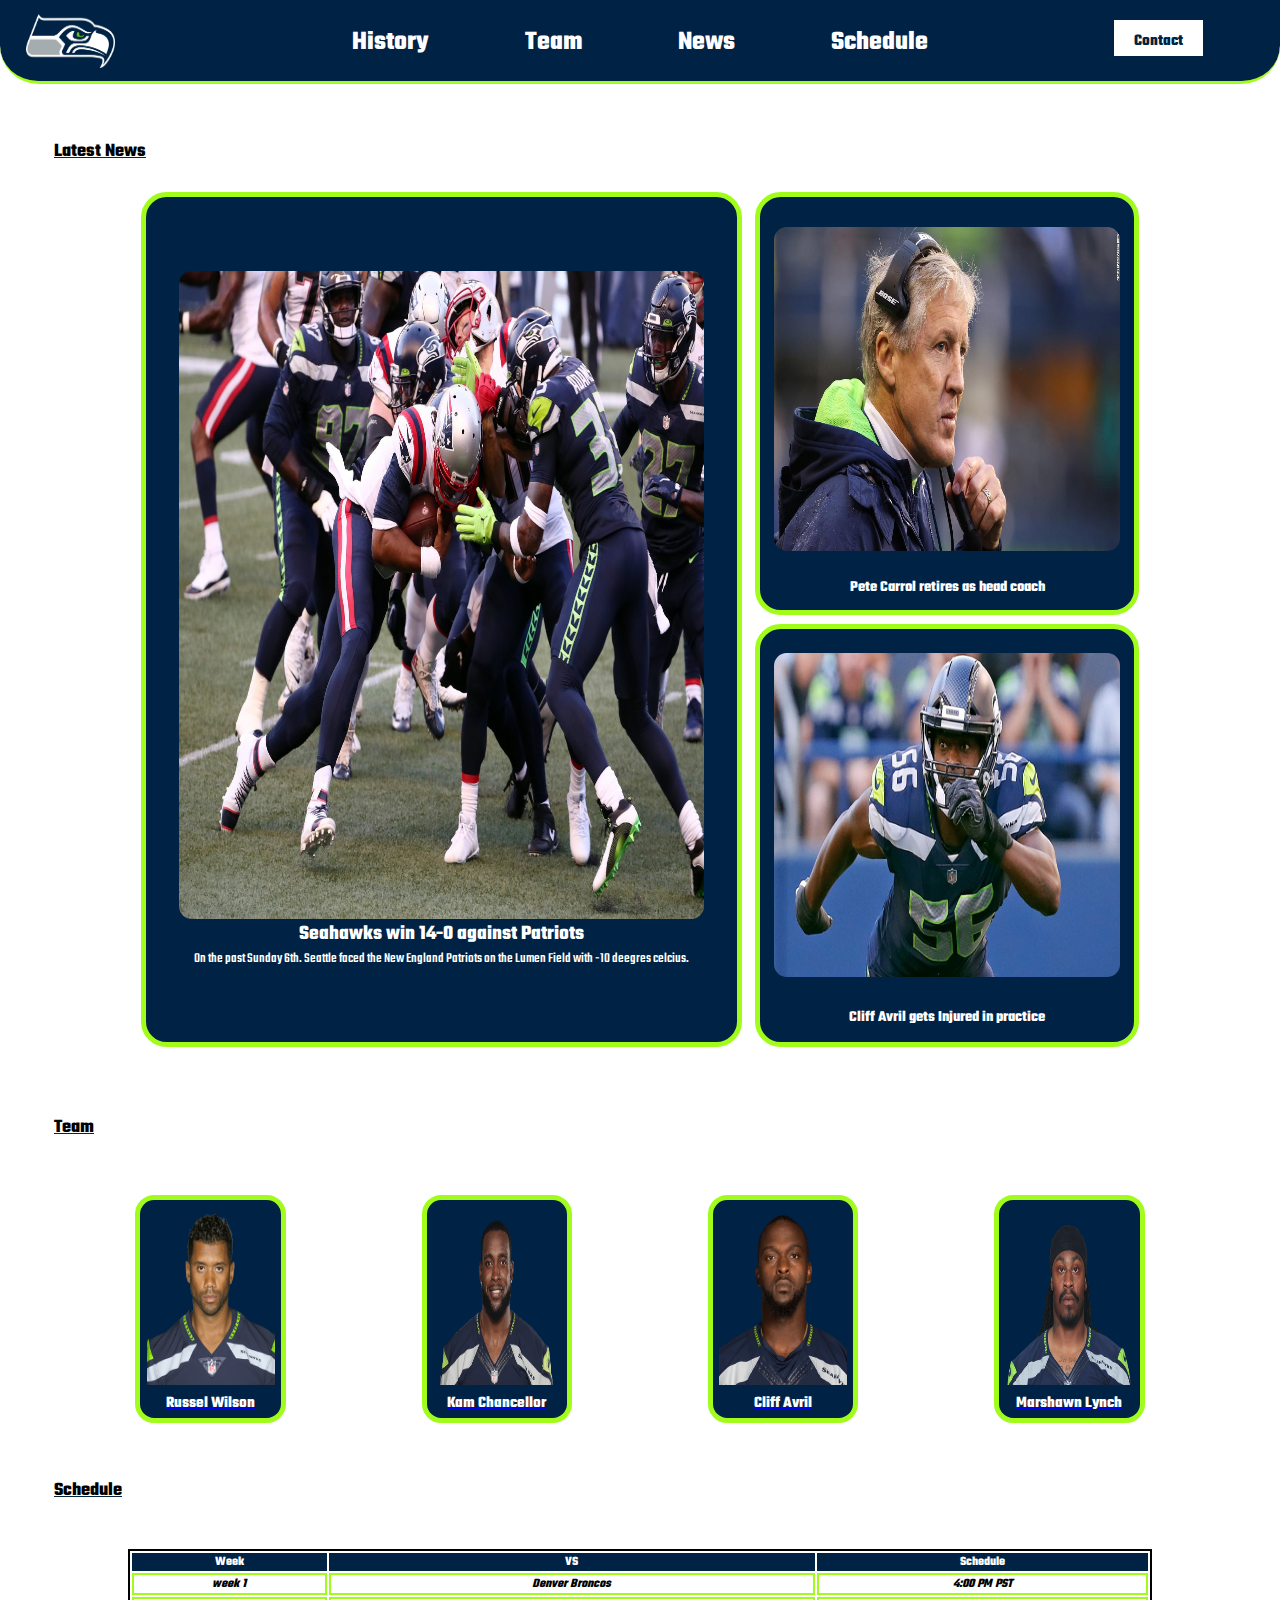
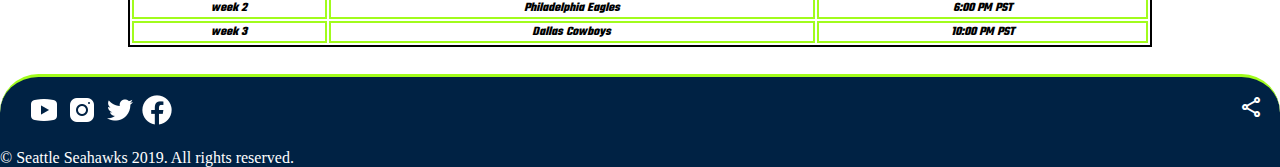
<file: index.html>
<!DOCTYPE html>
<html lang="en">

<head>
    <meta charset="UTF-8">
    <meta http-equiv="X-UA-Compatible" content="IE=edge">
    <meta name="viewport" content="width=device-width, initial-scale=1.0">
    <title>Seattle Seahawks</title>
    <link rel="icon" type="image/x-icon" href="./img/seahawks-icon.ico">
    <link rel="preconnect" href="https://fonts.googleapis.com">
    <link rel="preconnect" href="https://fonts.gstatic.com" crossorigin>
    <link href="https://fonts.googleapis.com/css2?family=Teko:wght@400;500;700&display=swap" rel="stylesheet">
    <link rel="stylesheet"
        href="https://fonts.googleapis.com/css2?family=Material+Symbols+Outlined:opsz,wght,FILL,GRAD@48,400,0,0" />
    <link rel="stylesheet" href="./assets/css/backbone.css" />
</head>

<body>
    <!--Tittle and Logo-->

    <Header id="new__header">

        <!--Title-->
        <div class="logo__new">
            <a href="./Index.html">
                <img src="./img/seattle-seahawks-logo.png">
            </a>
        </div>


        <!--Menu-->

        <nav id="new__navBar">

            <ul>
                <li>

                    <a class="LinkText__noColor__new" href="./pages/History.html">History</a>

                </li>
                <li>

                    <a class="LinkText__noColor__new" href="./pages/Team.html">Team</a>

                </li>
                <li>

                    <a class="LinkText__noColor__new" href="./pages/News.html">News</a>

                </li>
                <li>

                    <a class="LinkText__noColor__new" href="./pages/Schedule.html">Schedule</a>

                </li>
            </ul>

        </nav>

        <h3>
            <a class="contact__title__new" href="./pages/Contact.html">Contact</a>
        </h3>

    </Header>
    <!--Latest News Section-->

    <h2 class="title">Latest News</h2>

    <section id="grid__alignment">

        <article id="grid">

            <div class="articulo1">
                <img src="./img/SeahawksvPatriots.jpg" class="news__image__large">
                <p>
                    Seahawks win 14-0 against Patriots
                </p>

                <p class="articulo1__subtitle">
                    On the past Sunday 6th. Seattle faced the New England Patriots on the Lumen Field with -10 deegres
                    celcius.
                </p>

            </div>

            <div class="articulo2">
                <img src="./img/PeteCarrol.jpg" class="news__image__small">
                <p>
                    Pete Carrol retires as head coach
                </p>
            </div>

            <div class="articulo3">
                <img src="./img/team/CLIFFAVRILINJURED.jfif" class="news__image__small">
                <p>
                    Cliff Avril gets Injured in practice
                </p>
            </div>

        </article>

    </section>

    <!--Team Section-->

    <section>

        <h2 class="title">Team</h2>

        <article class="team__index">


            <a href="./pages/Teammate1.html">
                <img src="./img/rusel wilson.png" class="team__image">
                <p class="LinkText__noColor">Russel Wilson</p>
            </a>

            <a href="./pages/Teammate2.html">
                <img src="./img/kam.png" class="team__image">
                <p class="LinkText__noColor">Kam Chancellor</p>
            </a>

            <a href="./pages/Teammate3.html">
                <img src="./img/cliffavril3.webp" class="team__image">
                <p class="LinkText__noColor">Cliff Avril</p>
            </a>

            <a href="./pages/Teammate4.html">
                <img src="./img/beastmode.png" class="team__image">
                <p class="LinkText__noColor">Marshawn Lynch</p>
            </a>


        </article>

    </section>

    <!--Schedule Section-->

    <section>
        <h2 class="title">Schedule</h2>
        <div class="table__placement">
            <table class="table">
                <tr>
                    <th>Week</th>
                    <th>VS</th>
                    <th>Schedule</th>
                </tr>
                <tr>
                    <td>week 1</td>
                    <td>Denver Broncos</td>
                    <td>4:00 PM PST</td>
                </tr>
                <tr>
                    <td>week 2</td>
                    <td>Philadelphia Eagles</td>
                    <td>6:00 PM PST</td>
                </tr>
                <tr>
                    <td>week 3</td>
                    <td>Dallas Cowboys</td>
                    <td>10:00 PM PST</td>
                </tr>

            </table>
        </div>
    </section>

    <footer>

        <div id="new__footer">

            <section>

                <ul>
                    <li>
                        <a href="https://www.youtube.com/seahawks" target="_blank">
                            <img src="./img/icons8-youtube-play-30-WHITE.png" width="30px" height="30px">
                        </a>
                    </li>
                    <li>
                        <a href="https://www.instagram.com/seahawks/" target="_blank">
                            <img src="./img/icons8-instagram-30-WHITE.png" width="30px" height="30px">
                        </a>
                    </li>
                    <li>
                        <a href="https://twitter.com/Seahawks" target="_blank">
                            <img src="./img/icons8-twitter-30-WHITE.png" width="30px" height="30px">
                        </a>
                    </li>
                    <li>
                        <a href="https://www.facebook.com/Seahawks/" target="_blank">
                            <img src="./img/icons8-facebook-nuevo-30-WHITE.png" width="30px" height="30px">
                        </a>
                    </li>
                </ul>

            </section>

            <span class="material-symbols-outlined">
                share
            </span>

        </div>

        <div class="copyright__new">
            &#xa9; Seattle Seahawks 2019. All rights reserved.
        </div>

    </footer>

</body>

</html>
</file>
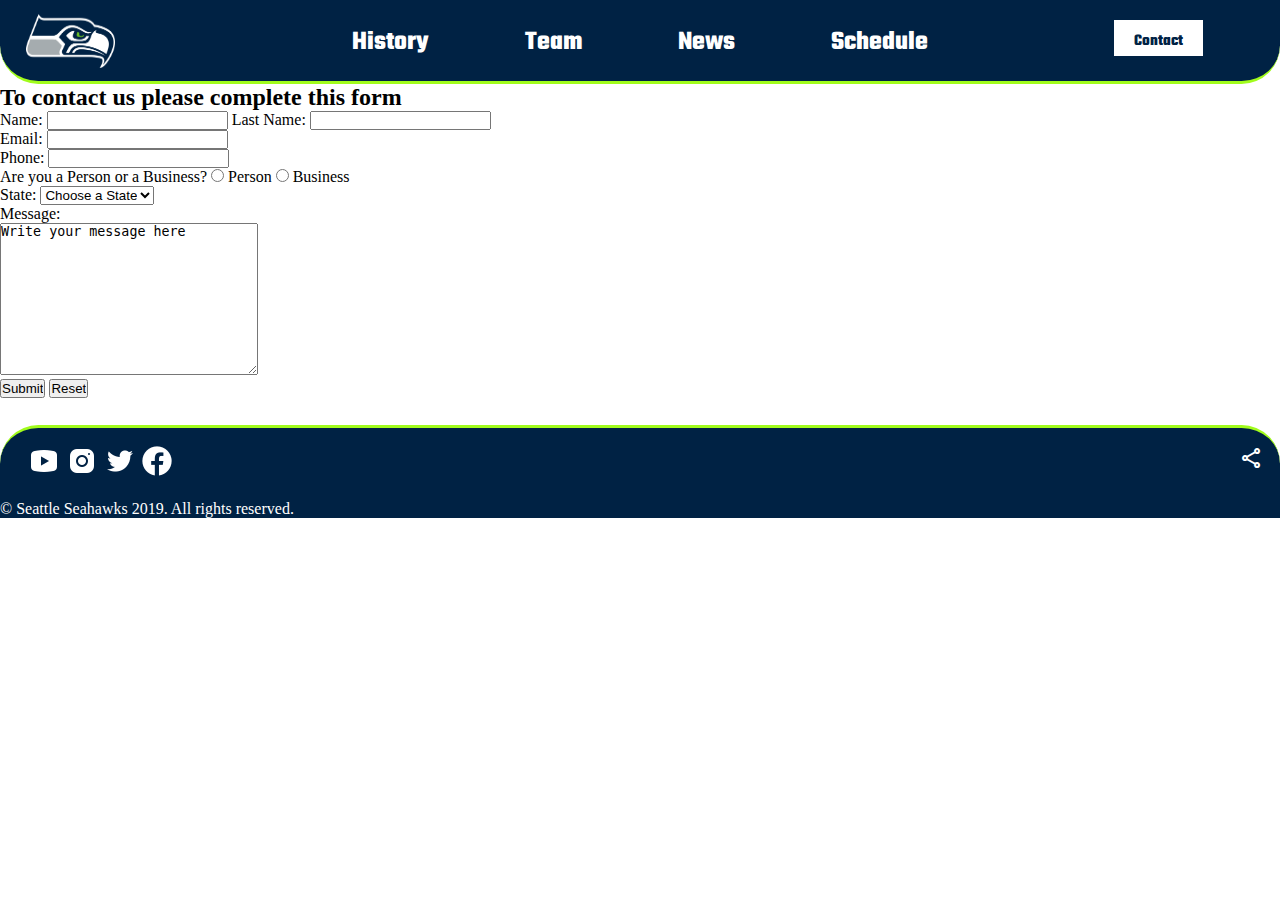
<file: pages/Contact.html>
<!DOCTYPE html>
<html lang="en">

<head>
    <meta charset="UTF-8">
    <meta http-equiv="X-UA-Compatible" content="IE=edge">
    <meta name="viewport" content="width=device-width, initial-scale=1.0">
    <title>Contact</title>
    <link rel="icon" type="image/x-icon" href="../img/seahawks-icon.ico">
    <link rel="preconnect" href="https://fonts.googleapis.com">
    <link rel="preconnect" href="https://fonts.gstatic.com" crossorigin>
    <link href="https://fonts.googleapis.com/css2?family=Teko:wght@400;500;700&display=swap" rel="stylesheet">
    <link rel="stylesheet"
        href="https://fonts.googleapis.com/css2?family=Material+Symbols+Outlined:opsz,wght,FILL,GRAD@48,400,0,0" />
    <link rel="stylesheet" href="../assets/css/backbone.css" />
</head>

<body>


    <Header id="new__header">

        <!--Title-->
        <div class="logo__new">
            <a href="../Index.html">
                <img src="../img/seattle-seahawks-logo.png">
            </a>
        </div>


        <!--Menu-->

        <nav id="new__navBar">

            <ul>
                <li>

                    <a class="LinkText__noColor__new" href="History.html">History</a>

                </li>
                <li>

                    <a class="LinkText__noColor__new" href="Team.html">Team</a>

                </li>
                <li>

                    <a class="LinkText__noColor__new" href="News.html">News</a>

                </li>
                <li>

                    <a class="LinkText__noColor__new" href="Schedule.html">Schedule</a>

                </li>
            </ul>

        </nav>

        <h3>
            <a class="contact__title__new" href="Contact.html">Contact</a>
        </h3>

    </Header>

    <span>
        <h2>To contact us please complete this form</h2>
    </span>
    <form>

        <div>
            <label>Name:</label>
            <input type="text">
            <label>Last Name:</label>
            <input type="text">
        </div>
        <div>
            <label>Email:</label>
            <input type="email">
        </div>
        <div>
            <label>Phone:</label>
            <input type="tel">
        </div>
        <div>
            <label>Are you a Person or a Business?</label>
            <input type="radio" id="Person" name="person_or_business" value="Person">
            <label for="Person">Person</label>
            <input type="radio" id="Business" name="person_or_business" value="Business">
            <label for="Business">Business</label>
        </div>
        <div>
            <label for="state">State:</label>
            <select id="states" name="state">
                <option value="Choose a State" selected>Choose a State</option>
                <option value="Washington">Washington</option>
                <option value="California">California</option>
                <option value="Texas">Texas</option>
                <option value="Arizona">Arizona</option>
            </select>
        </div>
        <span>
            <label>Message:</label>
        </span>
        <div>
            <textarea name="Message:" rows="10" cols="30">Write your message here</textarea>
        </div>
        <div>
            <input type="submit">
            <input type="reset">
        </div>

    </form>

    <footer>

        <div id="new__footer">

            <section>

                <ul>
                    <li>
                        <a href="https://www.youtube.com/seahawks" target="_blank">
                            <img src="../img/icons8-youtube-play-30-WHITE.png" width="30px" height="30px">
                        </a>
                    </li>
                    <li>
                        <a href="https://www.instagram.com/seahawks/" target="_blank">
                            <img src="../img/icons8-instagram-30-WHITE.png" width="30px" height="30px">
                        </a>
                    </li>
                    <li>
                        <a href="https://twitter.com/Seahawks" target="_blank">
                            <img src="../img/icons8-twitter-30-WHITE.png" width="30px" height="30px">
                        </a>
                    </li>
                    <li>
                        <a href="https://www.facebook.com/Seahawks/" target="_blank">
                            <img src="../img/icons8-facebook-nuevo-30-WHITE.png" width="30px" height="30px">
                        </a>
                    </li>
                </ul>

            </section>

            <span class="material-symbols-outlined">
                share
            </span>

        </div>

        <div class="copyright__new">
            &#xa9; Seattle Seahawks 2019. All rights reserved.
        </div>

    </footer>

</body>

</html>
</file>
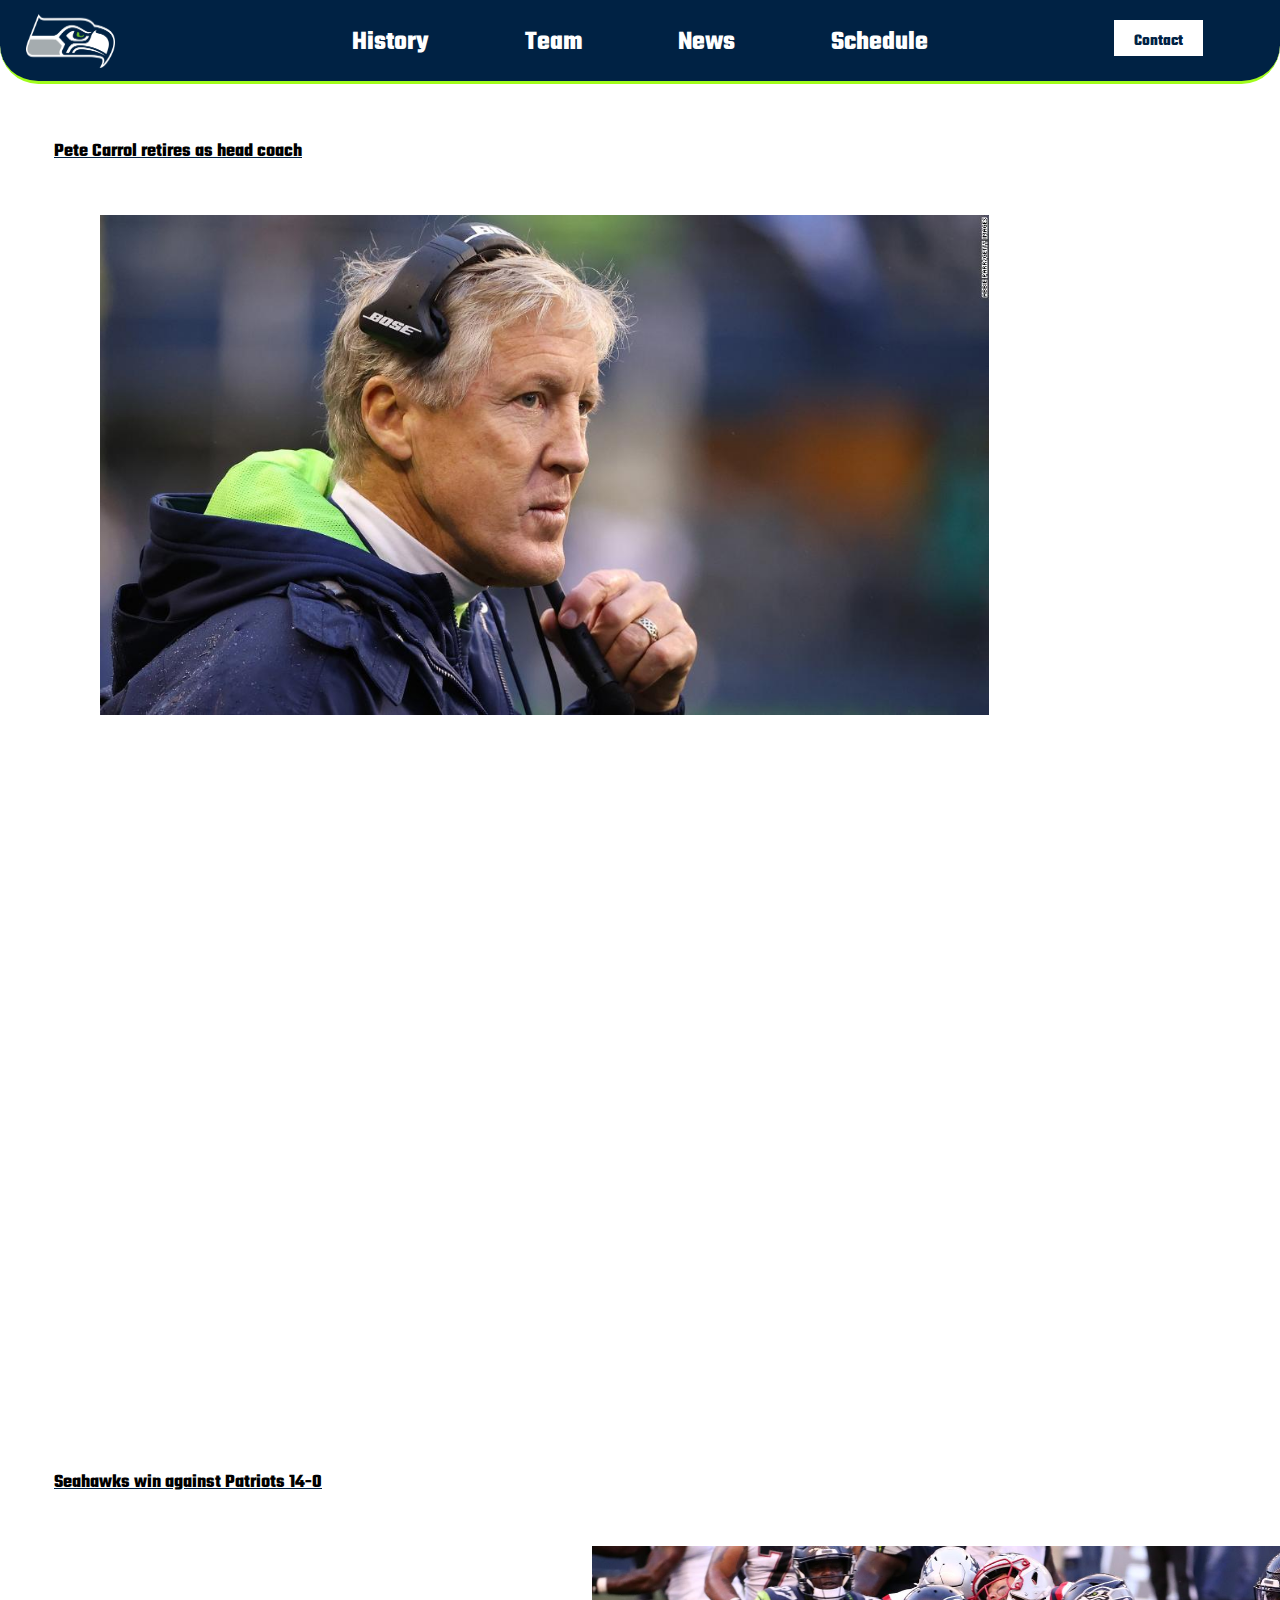
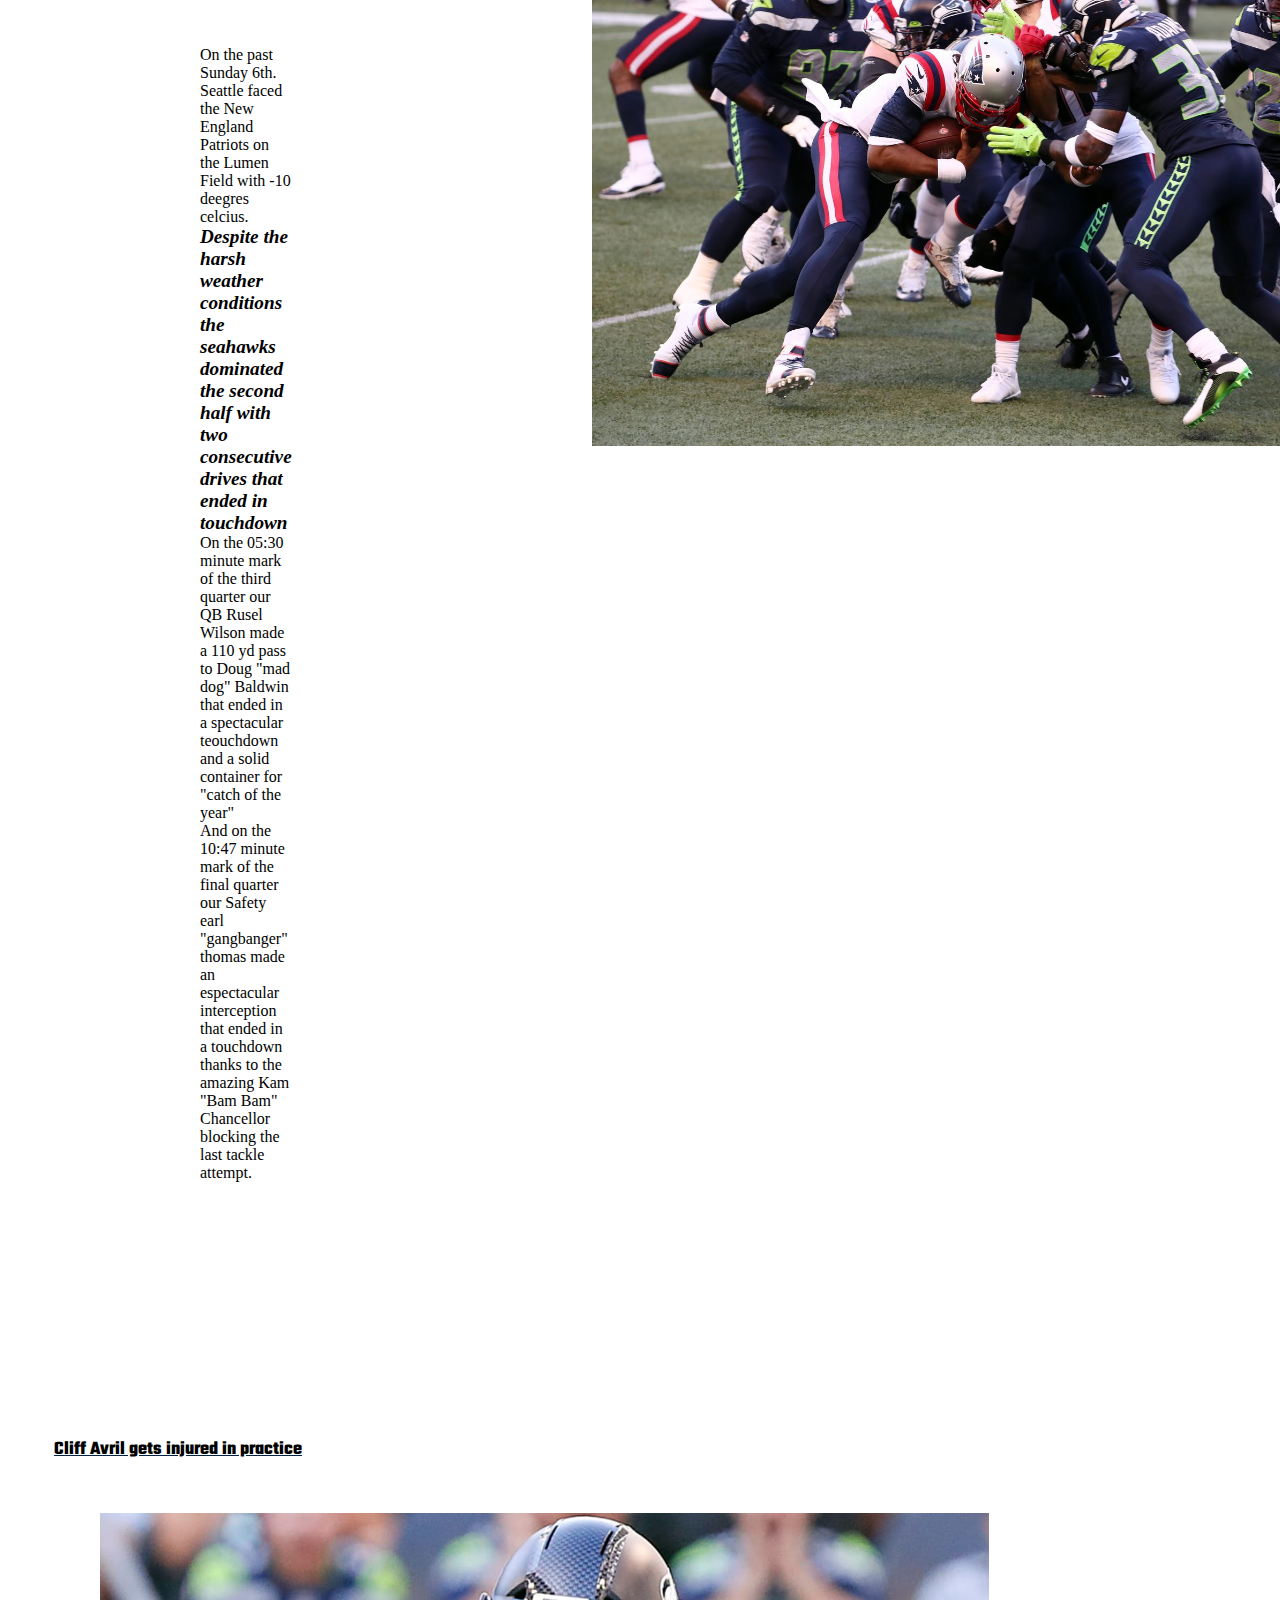
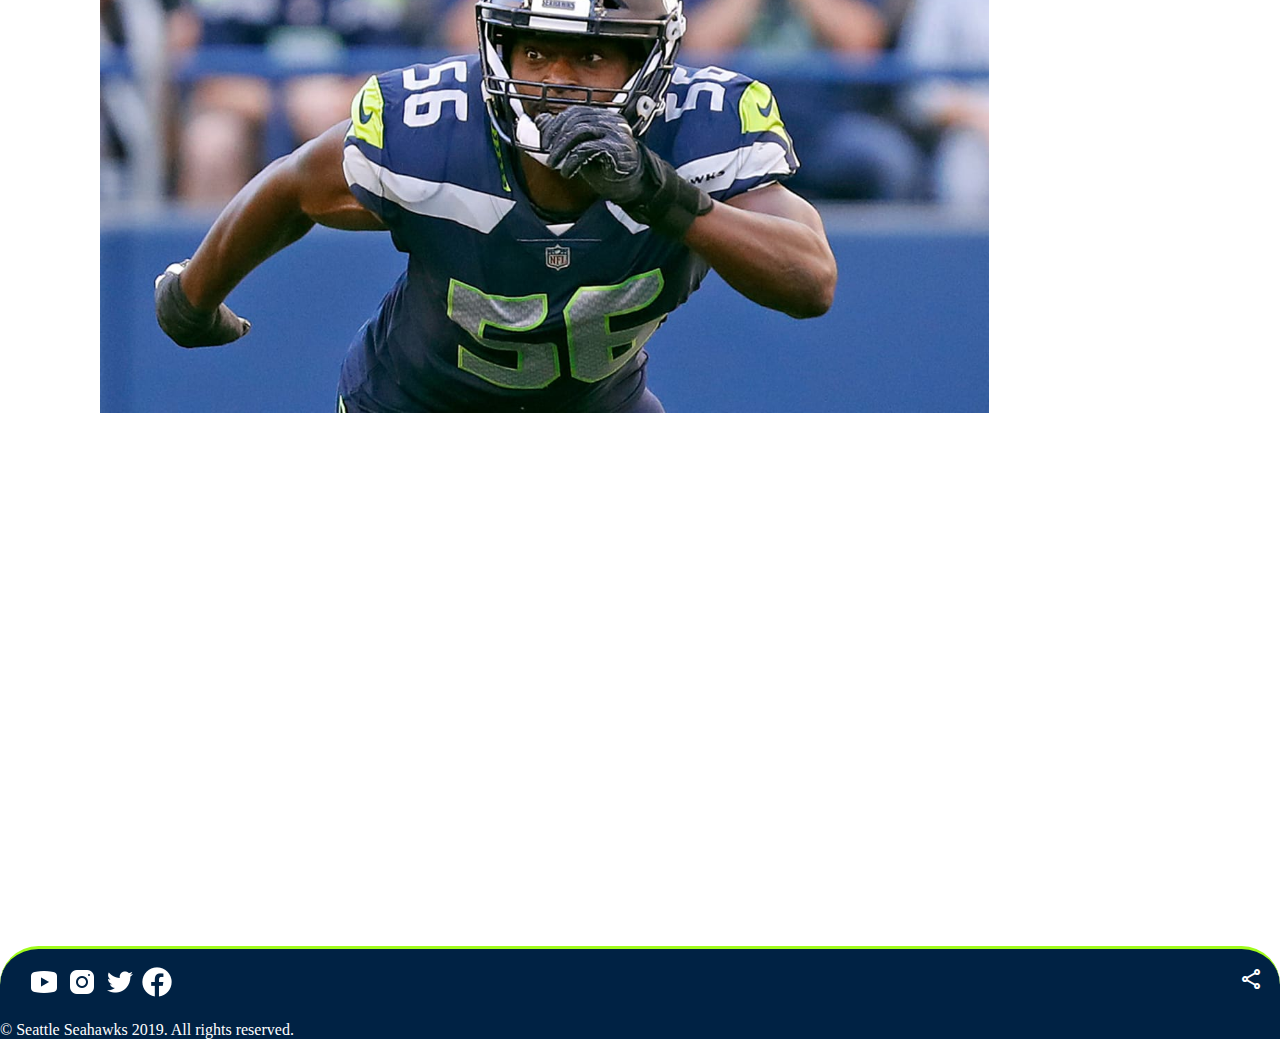
<file: pages/News.html>
<!DOCTYPE html>
<html lang="en">

<head>
    <meta charset="UTF-8">
    <meta http-equiv="X-UA-Compatible" content="IE=edge">
    <meta name="viewport" content="width=device-width, initial-scale=1.0">
    <title>News</title>
    <link rel="icon" type="image/x-icon" href="../img/seahawks-icon.ico">
    <link rel="preconnect" href="https://fonts.googleapis.com">
    <link rel="preconnect" href="https://fonts.gstatic.com" crossorigin>
    <link href="https://fonts.googleapis.com/css2?family=Teko:wght@400;500;700&display=swap" rel="stylesheet">
    <link rel="stylesheet"
        href="https://fonts.googleapis.com/css2?family=Material+Symbols+Outlined:opsz,wght,FILL,GRAD@48,400,0,0" />
    <link rel="stylesheet" href="../assets/css/backbone.css" />
</head>

<body>
    <Header id="new__header">

        <!--Title-->
        <div class="logo__new">
            <a href="../Index.html">
                <img src="../img/seattle-seahawks-logo.png">
            </a>
        </div>


        <!--Menu-->

        <nav id="new__navBar">

            <ul>
                <li>

                    <a class="LinkText__noColor__new" href="History.html">History</a>

                </li>
                <li>

                    <a class="LinkText__noColor__new" href="Team.html">Team</a>

                </li>
                <li>

                    <a class="LinkText__noColor__new" href="News.html">News</a>

                </li>
                <li>

                    <a class="LinkText__noColor__new" href="Schedule.html">Schedule</a>

                </li>
            </ul>

        </nav>

        <h3>
            <a class="contact__title__new" href="Contact.html">Contact</a>
        </h3>

    </Header>


    <h2 class="title">Pete Carrol retires as head coach</h2>

    <section class="news__alignment">

        <img src="../img/PeteCarrol.jpg">

        <div>

            <p>After 12 years of being the head coach of the seattle seahawks, Pete Carrol
                retires and says quote:</p>
            <p class="news__alignment_BOLDtext">"Being the
                head coach of this team has been one of the best moments of my life and I'm grateful for all the
                struggles
                we went through and all the friendships I made along the way. But now its time to part ways and see what
                the
                future holds".</p>
            <p>As a whole we want to thank Pete Carrol for this amazing years and wish him the
                best.</p>

        </div>

    </section>

    <h2 class="title">Seahawks win against Patriots 14-0</h2>

    <section class="news__alignment">

        <div>

            <p>On the past Sunday 6th. Seattle faced the New England Patriots on the Lumen Field with -10 deegres
                celcius.
            </p>
            <p class="news__alignment_BOLDtext">Despite the harsh weather conditions the seahawks dominated the second
                half with two consecutive drives that ended in touchdown</p>
            <p>On the 05:30 minute mark of the third quarter our QB Rusel Wilson made a 110 yd pass to Doug "mad dog"
                Baldwin that ended in a spectacular teouchdown and a solid container for "catch of the year"</p>
            <p>And on the 10:47 minute mark of the final quarter our Safety earl "gangbanger" thomas made an
                espectacular interception that ended in a touchdown thanks to the amazing Kam "Bam Bam" Chancellor
                blocking the last tackle attempt.</p>

        </div>

        <img src="../img/SeahawksvPatriots.jpg">

    </section>

    <h2 class="title">Cliff Avril gets injured in practice</h2>

    <section class="news__alignment">

        <img src="../img/team/CLIFFAVRILINJURED.jfif">

        <div>

            <p>On the past Tuesday 13th Linebacker Cliff Avril got injured during practice, he said quote:</p>
            <p class="news__alignment_BOLDtext">"On the 3rd play I made a tackle and felt pain on the inside of my
                knee".</p>
            <p>Apparently after an MRI Cliff Avril broke his ACL and MCL, we hope he recovers soon so we can see him
                again making awesome plays on the field.</p>
        </div>

    </section>

    <footer>

        <div id="new__footer">

            <section>

                <ul>
                    <li>
                        <a href="https://www.youtube.com/seahawks" target="_blank">
                            <img src="../img/icons8-youtube-play-30-WHITE.png" width="30px" height="30px">
                        </a>
                    </li>
                    <li>
                        <a href="https://www.instagram.com/seahawks/" target="_blank">
                            <img src="../img/icons8-instagram-30-WHITE.png" width="30px" height="30px">
                        </a>
                    </li>
                    <li>
                        <a href="https://twitter.com/Seahawks" target="_blank">
                            <img src="../img/icons8-twitter-30-WHITE.png" width="30px" height="30px">
                        </a>
                    </li>
                    <li>
                        <a href="https://www.facebook.com/Seahawks/" target="_blank">
                            <img src="../img/icons8-facebook-nuevo-30-WHITE.png" width="30px" height="30px">
                        </a>
                    </li>
                </ul>

            </section>

            <span class="material-symbols-outlined">
                share
            </span>

        </div>

        <div class="copyright__new">
            &#xa9; Seattle Seahawks 2019. All rights reserved.
        </div>

    </footer>

</body>

</html>
</file>
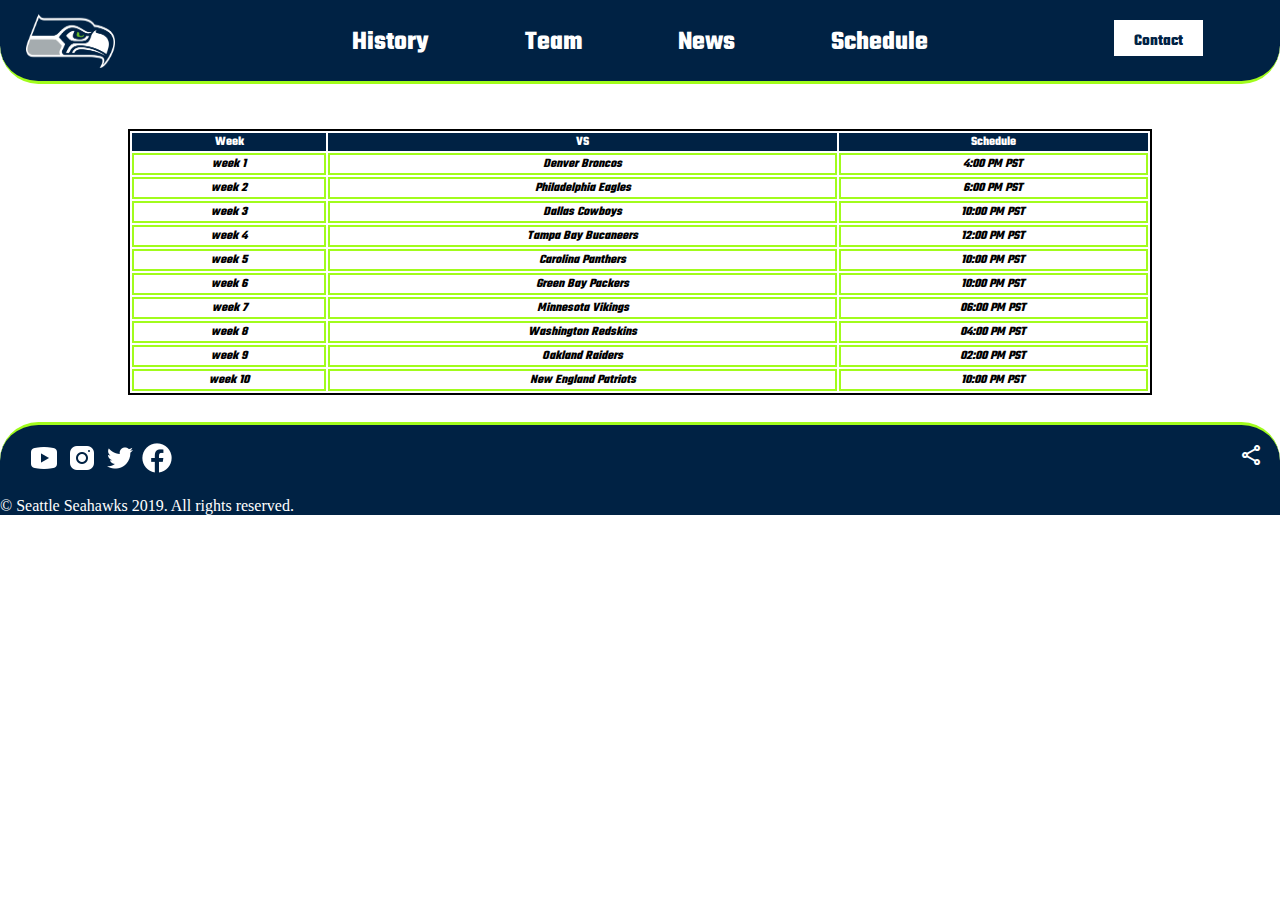
<file: pages/Schedule.html>
<!DOCTYPE html>
<html lang="en">

<head>
    <meta charset="UTF-8">
    <meta http-equiv="X-UA-Compatible" content="IE=edge">
    <meta name="viewport" content="width=device-width, initial-scale=1.0">
    <title>Schedule</title>
    <link rel="icon" type="image/x-icon" href="../img/seahawks-icon.ico">
    <link rel="preconnect" href="https://fonts.googleapis.com">
    <link rel="preconnect" href="https://fonts.gstatic.com" crossorigin>
    <link href="https://fonts.googleapis.com/css2?family=Teko:wght@400;500;700&display=swap" rel="stylesheet">
    <link rel="stylesheet"
        href="https://fonts.googleapis.com/css2?family=Material+Symbols+Outlined:opsz,wght,FILL,GRAD@48,400,0,0" />
    <link rel="stylesheet" href="../assets/css/backbone.css" />
</head>

<body>

    <Header id="new__header">

        <!--Title-->
        <div class="logo__new">
            <a href="../Index.html">
                <img src="../img/seattle-seahawks-logo.png">
            </a>
        </div>


        <!--Menu-->

        <nav id="new__navBar">

            <ul>
                <li>

                    <a class="LinkText__noColor__new" href="History.html">History</a>

                </li>
                <li>

                    <a class="LinkText__noColor__new" href="Team.html">Team</a>

                </li>
                <li>

                    <a class="LinkText__noColor__new" href="News.html">News</a>

                </li>
                <li>

                    <a class="LinkText__noColor__new" href="Schedule.html">Schedule</a>

                </li>
            </ul>

        </nav>

        <h3>
            <a class="contact__title__new" href="Contact.html">Contact</a>
        </h3>

    </Header>

    <section>
        <div class="table__placement">
            <table class="table">
                <tr>
                    <th>Week</th>
                    <th>VS</th>
                    <th>Schedule</th>
                </tr>
                <tr>
                    <td>week 1</td>
                    <td>Denver Broncos</td>
                    <td>4:00 PM PST</td>
                </tr>
                <tr>
                    <td>week 2</td>
                    <td>Philadelphia Eagles</td>
                    <td>6:00 PM PST</td>
                </tr>
                <tr>
                    <td>week 3</td>
                    <td>Dallas Cowboys</td>
                    <td>10:00 PM PST</td>
                </tr>
                <tr>
                    <td>week 4</td>
                    <td>Tampa Bay Bucaneers</td>
                    <td>12:00 PM PST</td>
                </tr>
                <tr>
                    <td>week 5</td>
                    <td>Carolina Panthers</td>
                    <td>10:00 PM PST</td>
                </tr>
                <tr>
                    <td>week 6</td>
                    <td>Green Bay Packers</td>
                    <td>10:00 PM PST</td>
                </tr>
                <tr>
                    <td>week 7</td>
                    <td>Minnesota Vikings</td>
                    <td>06:00 PM PST</td>
                </tr>
                <tr>
                    <td>week 8</td>
                    <td>Washington Redskins</td>
                    <td>04:00 PM PST</td>
                </tr>
                <tr>
                    <td>week 9</td>
                    <td>Oakland Raiders</td>
                    <td>02:00 PM PST</td>
                </tr>
                <tr>
                    <td>week 10</td>
                    <td>New England Patriots</td>
                    <td>10:00 PM PST</td>
                </tr>

            </table>
        </div>
    </section>

    <footer>

        <div id="new__footer">

            <section>

                <ul>
                    <li>
                        <a href="https://www.youtube.com/seahawks" target="_blank">
                            <img src="../img/icons8-youtube-play-30-WHITE.png" width="30px" height="30px">
                        </a>
                    </li>
                    <li>
                        <a href="https://www.instagram.com/seahawks/" target="_blank">
                            <img src="../img/icons8-instagram-30-WHITE.png" width="30px" height="30px">
                        </a>
                    </li>
                    <li>
                        <a href="https://twitter.com/Seahawks" target="_blank">
                            <img src="../img/icons8-twitter-30-WHITE.png" width="30px" height="30px">
                        </a>
                    </li>
                    <li>
                        <a href="https://www.facebook.com/Seahawks/" target="_blank">
                            <img src="../img/icons8-facebook-nuevo-30-WHITE.png" width="30px" height="30px">
                        </a>
                    </li>
                </ul>

            </section>

            <span class="material-symbols-outlined">
                share
            </span>

        </div>

        <div class="copyright__new">
            &#xa9; Seattle Seahawks 2019. All rights reserved.
        </div>

    </footer>

</body>

</html>
</file>
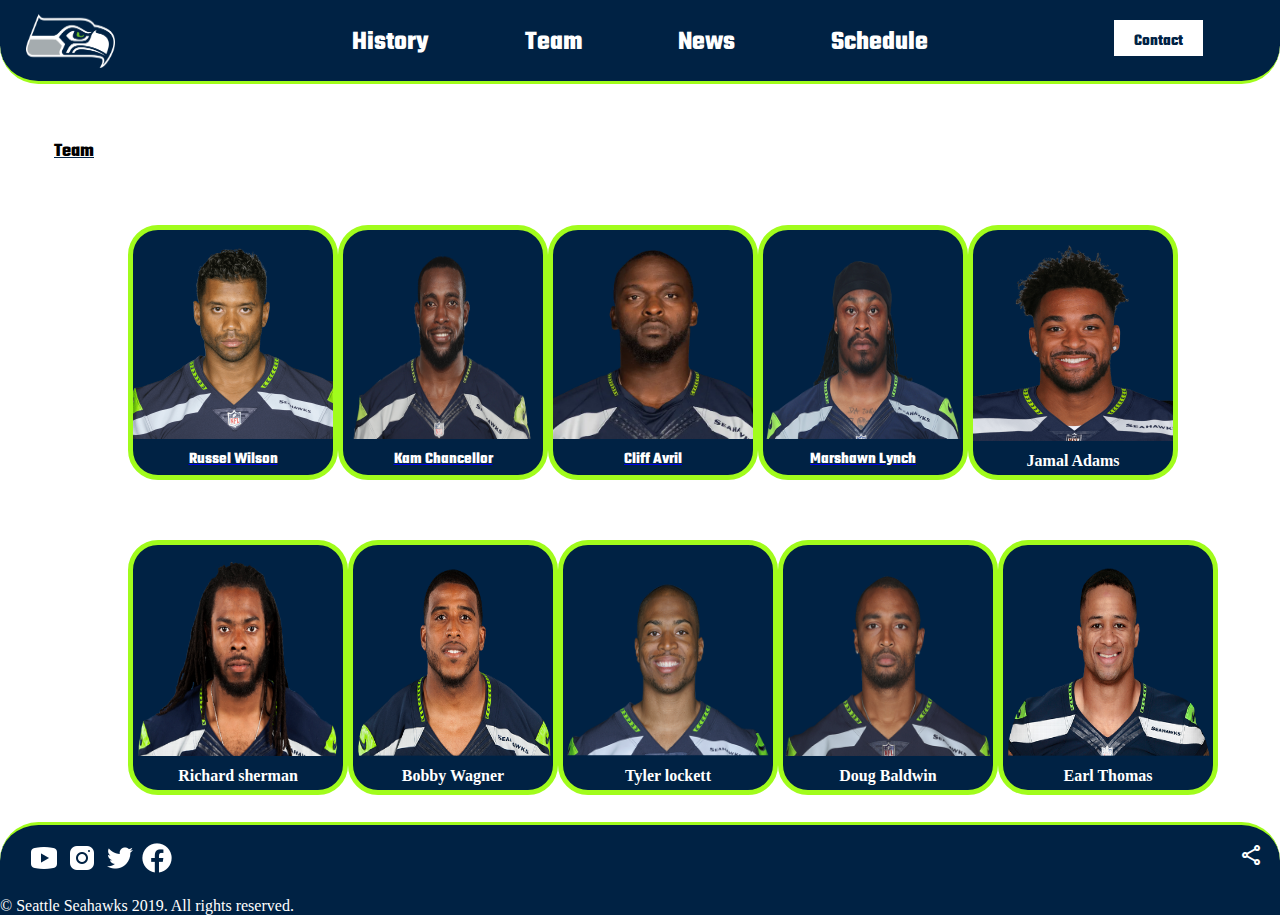
<file: pages/Team.html>
<!DOCTYPE html>
<html lang="en">

<head>
    <meta charset="UTF-8">
    <meta http-equiv="X-UA-Compatible" content="IE=edge">
    <meta name="viewport" content="width=device-width, initial-scale=1.0">
    <title>Team</title>
    <link rel="icon" type="image/x-icon" href="../img/seahawks-icon.ico">
    <link rel="preconnect" href="https://fonts.googleapis.com">
    <link rel="preconnect" href="https://fonts.gstatic.com" crossorigin>
    <link href="https://fonts.googleapis.com/css2?family=Teko:wght@400;500;700&display=swap" rel="stylesheet">
    <link rel="stylesheet"
        href="https://fonts.googleapis.com/css2?family=Material+Symbols+Outlined:opsz,wght,FILL,GRAD@48,400,0,0" />
    <link rel="stylesheet" href="../assets/css/backbone.css" />
</head>

<body>

    <Header id="new__header">

        <!--Title-->
        <div class="logo__new">
            <a href="../Index.html">
                <img src="../img/seattle-seahawks-logo.png">
            </a>
        </div>


        <!--Menu-->

        <nav id="new__navBar">

            <ul>
                <li>

                    <a class="LinkText__noColor__new" href="History.html">History</a>

                </li>
                <li>

                    <a class="LinkText__noColor__new" href="Team.html">Team</a>

                </li>
                <li>

                    <a class="LinkText__noColor__new" href="News.html">News</a>

                </li>
                <li>

                    <a class="LinkText__noColor__new" href="Schedule.html">Schedule</a>

                </li>
            </ul>

        </nav>

        <h3>
            <a class="contact__title__new" href="Contact.html">Contact</a>
        </h3>

    </Header>

    <h2 class="title">Team</h2>

    <section class="space__correctly">


        <article class="team">


            <a href="Teammate1.html">
                <img src="../img/rusel wilson.png" width="200" height="200">
                <p class="LinkText__noColor">Russel Wilson</p>
            </a>

            <a href="Teammate2.html">
                <img src="../img/kam.png" width="200" height="200">
                <p class="LinkText__noColor">Kam Chancellor</p>
            </a>

            <a href="Teammate3.html">
                <img src="../img/cliffavril3.webp" width="200" height="200">
                <p class="LinkText__noColor">Cliff Avril</p>
            </a>

            <a href="Teammate4.html">
                <img src="../img/beastmode.png" width="200" height="200">
                <p class="LinkText__noColor">Marshawn Lynch</p>
            </a>

            <a>
                <img src="../img/team/cro4k30wqv5bkc2nklto.png" width="200" height="200">
                <p class="white__text">Jamal Adams</p>
            </a>


        </article>

        <article class="team">

            <a>
                <img src="../img/team/sherman.png" width="240" height="200">
                <p class="white__text">Richard sherman</p>
            </a>

            <a>
                <img src="../img/team/bobby.png" width="200" height="200">
                <p class="white__text">Bobby Wagner</p>
            </a>

            <a>
                <img src="../img/team/lockett.png" width="230" height="200">
                <p class="white__text">Tyler lockett</p>
            </a>

            <a>
                <img src="../img/team/DOUG.png" width="230" height="200">
                <p class="white__text">Doug Baldwin</p>
            </a>

            <a>
                <img src="../img/team/GOAT.png" width="210" height="200">
                <p class="white__text">Earl Thomas</p>
            </a>

        </article>

    </section>

    <footer>

        <div id="new__footer">

            <section>

                <ul>
                    <li>
                        <a href="https://www.youtube.com/seahawks" target="_blank">
                            <img src="../img/icons8-youtube-play-30-WHITE.png" width="30px" height="30px">
                        </a>
                    </li>
                    <li>
                        <a href="https://www.instagram.com/seahawks/" target="_blank">
                            <img src="../img/icons8-instagram-30-WHITE.png" width="30px" height="30px">
                        </a>
                    </li>
                    <li>
                        <a href="https://twitter.com/Seahawks" target="_blank">
                            <img src="../img/icons8-twitter-30-WHITE.png" width="30px" height="30px">
                        </a>
                    </li>
                    <li>
                        <a href="https://www.facebook.com/Seahawks/" target="_blank">
                            <img src="../img/icons8-facebook-nuevo-30-WHITE.png" width="30px" height="30px">
                        </a>
                    </li>
                </ul>

            </section>

            <span class="material-symbols-outlined">
                share
            </span>

        </div>

        <div class="copyright__new">
            &#xa9; Seattle Seahawks 2019. All rights reserved.
        </div>

    </footer>

</body>

</html>
</file>
<file: assets/css/backbone.css>
* {
    margin: 0;
    padding: 0;
}

html,
body {
    width: 100%;
    height: auto;
}

#new__header {
    display: grid;
    grid-template-areas:
        "logo navbar contact"
    ;
    grid-template-columns: 20% 60% 20%;
    grid-template-rows: 9vh;
    border-bottom: solid 3px #a1fc1c;
    border-bottom-left-radius: 3vw;
    border-bottom-right-radius: 3vw;
    position: sticky;
    top: 0px;
    background-color: #002244;
}

#new__navBar ul {
    grid-area: navbar;
    list-style-type: none;
    font-family: 'Teko', sans-serif;
    display: flex;
    justify-content: space-evenly;
    font-size: 3vh;
    font-weight: bold;
    padding-top: 2.5vh;
}

#new__header h3 {
    margin-top: 2.2vh;
    margin-left: 7vw;
    width: 35%;
    height: 2vh;
    padding-top: 2vh;
    background-color: white;
    display: flex;
    justify-content: space-around;
}

.LinkText__noColor__new {
    color: white;
    background-color: transparent;
    text-decoration: none;
}

.logo__new {
    grid-area: logo;
    padding-top: 1.5vh;
    padding-left: 2vw;
    padding-bottom: 2vh;
    width: 7.5vw;
    height: 54vh;
}

.logo__new img {
    width: 7vw;
    height: 6vh;
}

.contact__title__new {
    grid-area: contact;
    font-style: normal;
    font-size: 1.8vh;
    color: #002244;
    text-decoration: none;
    margin-top: -1vh;
    font-family: 'Teko', sans-serif;
}

#new__footer {
    height: 8vh;
    margin-top: 3vh;
    border-top: #a1fc1c solid 3px;
    display: flex;
    flex-direction: row;
    justify-content: start;
    border-top-left-radius: 3vw;
    border-top-right-radius: 3vw;
    background-color: #002244;
}

#new__footer ul {
    padding-top: 2vh;
    padding-left: 2vw;
    list-style-type: none;
    display: flex;
    flex-direction: row;
    justify-content: start;
}

#new__footer li {

    padding-left: 0.3vw;
    padding-right: 0.3vw;
}

#new__footer span {
    padding-top: 2vh;
    padding-left: 83vw;
}

.copyright__new {
    color: white;
    background-color: #002244;
}

.material-symbols-outlined {
    color: white;
}

.LinkText__noColor {
    color: white;
    background-color: transparent;
    text-decoration: none;
    font-family: 'Teko', sans-serif;
}


.title {
    font-size: 1.5vw;
    margin-top: 6vh;
    margin-left: 6vh;
    font-family: 'Teko', sans-serif;
    text-decoration: underline #002244;
}

#grid__alignment {
    display: flex;
    justify-content: center;
}


#grid {
    margin-top: 3vh;
    margin-bottom: 1vw;
    display: grid;
    grid-template-areas:
        "articulo1 articulo2"
        "articulo1 articulo3"
    ;
    grid-template-columns: 47vw 30vw;
    grid-template-rows: 47vh 47vh;
    grid-column-gap: 1vw;
    grid-row-gap: 1vh;
}

.articulo1 {
    grid-area: articulo1;
    background-color: #002244;
    color: white;
    padding-top: 1vh;
    padding-left: 0.5vw;
    padding-right: 0.5vw;
    border-width: 5px;
    border-style: solid;
    border-color: #a1fc1c;
    border-radius: 2vw;
    display: flex;
    flex-direction: column;
    justify-content: center;
    align-items: center;
    font-weight: bold;
    font-size: 1.6vw;
    font-family: 'Teko', sans-serif;
}

.articulo1__subtitle {
    color: white;
    font-size: 1.1vw;
    padding-right: 1.5vw;
    padding-left: 1.5vw;
    padding-bottom: 1vh;
    font-weight: 500;
    font-family: 'Teko', sans-serif;
}

.articulo2 {
    grid-area: articulo2;
    background-color: #002244;
    color: white;
    padding-top: 2vh;
    padding-left: 1vw;
    padding-right: 1vw;
    border-width: 5px;
    border-style: solid;
    border-color: #a1fc1c;
    border-radius: 2vw;
    display: flex;
    flex-direction: column;
    justify-content: space-around;
    align-items: center;
    font-weight: bold;
    font-size: 1.2vw;
    font-family: 'Teko', sans-serif;
}

.articulo3 {
    grid-area: articulo3;
    background-color: #002244;
    color: white;
    padding-top: 1vh;
    padding-left: 0.5vw;
    padding-right: 0.5vw;
    border-width: 5px;
    border-style: solid;
    border-color: #a1fc1c;
    border-radius: 2vw;
    display: flex;
    flex-direction: column;
    justify-content: space-around;
    align-items: center;
    font-weight: bold;
    font-size: 1.2vw;
    font-family: 'Teko', sans-serif;
}

.news__image__large {
    width: 41vw;
    height: 72vh;
    border-radius: 1vw;
}

.news__image__small {
    width: 27vw;
    height: 36vh;
    border-radius: 1vw
}

.team__image {
    width: 10vw;
    height: 20vh;
}

.team__index {
    background-color: white;
    margin-top: 6vh;
    display: flex;
    justify-content: space-evenly;
}

.team__index a {
    background-color: #002244;
    width: 11vw;
    height: 24vh;
    padding-top: 0.25vh;
    border-width: 5px;
    border-style: solid;
    border-color: #a1fc1c;
    border-radius: 1.5vw;
    display: flex;
    flex-direction: column;
    justify-content: space-around;
    align-items: center;
    font-weight: bold;
    text-align: center;
}

.team {
    background-color: white;
    margin-top: 60px;
    display: flex;
    justify-content: space-evenly;
    width: 80%
}

.team a {
    background-color: #002244;
    width: 210px;
    height: 240px;
    padding-top: 5px;
    border-width: 5px;
    border-style: solid;
    border-color: #a1fc1c;
    border-radius: 30px;
    display: flex;
    flex-direction: column;
    justify-content: space-around;
    align-items: center;
    font-weight: bold;
    text-align: center;
}

.table__placement {
    display: flex;
    justify-content: center;
}

.table {
    width: 80%;
    border: 2px solid black;
    background-color: white;
    color: black;
    margin-top: 5vh;
    font-family: 'Teko', sans-serif;
}

.table tr {
    border: 2px solid black;
    color: white;
    background-color: #002244;
    font-size: 1vw;
    font-family: 'Teko', sans-serif;

}

.table tr td {
    border: 2px solid #a1fc1c;
    text-align: center;
    font-style: oblique;
    font-weight: bold;
    background-color: white;
    color: black;
    font-family: 'Teko', sans-serif;
}

.team__title {
    padding-left: 59px;
}

.news__title {
    padding-left: 100px;
}


.history {
    display: flex;
    flex-direction: column;
    justify-content: space-around;
    align-items: center;

}

.history article {
    width: 80%;
    display: flex;
    flex-wrap: wrap;
    justify-content: center;
}

.history p {
    text-align: left;
    padding: 5vh 0vh 5vh 0vh;
    font-family: Cambria, Cochin, Georgia, Times, 'Times New Roman', serif;

}

.history img {
    max-width: 100%;
    margin: auto;
    padding: 2vh 0vh 2vh 0vh;
}

.white__text {
    color: white;
}

.space__correctly {
    display: flex;
    flex-wrap: wrap;
    justify-content: center;
}

.space__correctly p {
    width: 80%
}


.news__alignment {
    display: flex;
    flex-direction: row;
    justify-content: space-around;
}

.news__alignment img {
    width: 900px;
    height: 500px;
    padding: 50px 100px 50px
}

.news__alignment div {
    display: flex;
    flex-direction: column;
    justify-content: center;
    padding: 150px 200px 200px;
}

.news__alignment_BOLDtext {
    font-weight: bold;
    font-style: italic;
    font-size: larger;
}

/*Media queries*/

@media (max-width:1024px) {

    .logo__new img {
        width: 12vw;
        height: 6vh;
    }

    #grid {
        grid-template-columns: 50vw 25vw;
        grid-template-rows: 30vh 30vh;
        grid-column-gap: 1vw;
        grid-row-gap: 1vh;
    }

    .articulo1 {
        font-size: 2vw;
    }

    .articulo1__subtitle {
        font-size: 1.6vw;

    }

    .title {
        font-size: 2.5vw;
    }

    .news__image__large {
        width: 42vw;
        height: 60vh;
        padding-top: 2vh;
        padding-bottom: 2vh;
        border-radius: 3vw;
    }

    .news__image__small {
        width: 20vw;
        height: 38vh;
        padding-top: 0.5vh;
        padding-bottom: 0.5vh;
        border-radius: 2vw;
    }

    .articulo2 {
        font-size: 1.5vw;
    }

    .articulo3 {
        font-size: 1.5vw;
    }

    .team__image {
        width: 14vw;
        height: 16vh;
    }

    .team__index {
        margin-top: 4vh;
    }

    .team__index a {
        width: 15vw;
        height: 20vh;
    }

    .table {
        margin-top: 3vh;
        margin-bottom: 2vh;
    }

    .table tr {
        font-size: 2vw;
    }

    #new__footer span {
        padding-top: 2vh;
        padding-left: 80vw;
    }

}

@media (min-width:768px) and (max-width:1023px) {

    .logo__new img {
        width: 12vw;
        height: 6vh;
    }

    #new__navBar ul {
        font-size: 2.5vh;
        padding-top: 2.5vh;
    }

    #new__header h3 {
        margin-top: 2.2vh;
        margin-left: 7vw;
        width: 55%;
        height: 2vh;
        padding-top: 2vh;
    }

    .contact__title__new {
        font-size: 1.8vh;
    }

    #grid {
        grid-template-columns: 60vw 30vw;
        grid-template-rows: 30vh 30vh;
        grid-column-gap: 1vw;
        grid-row-gap: 1vh;
    }

    .news__image__large {
        width: 52vw;

    }

    .news__image__small {
        width: 25vw;
    }

    .articulo1 {
        font-size: 2.5vw;
    }

    .articulo1__subtitle {
        font-size: 1.9vw;
    }

    .articulo2 {
        font-size: 1.9vw;
    }

    .articulo3 {
        font-size: 1.9vw;
    }

    #new__footer span {
        padding-top: 2vh;
        padding-left: 73vw;
    }

}

@media (min-width:481px) and (max-width:767px) {

    #new__header {

        grid-template-rows: 7vh;

    }

    .logo__new img {
        width: 11vw;
        height: 4vh;
        padding-top: 0.5vh;
        padding-left: 2.5vw;
        padding-bottom: 2vh;
    }

    #new__navBar ul {
        font-size: 2.5vh;
        padding-top: 2.5vh;
    }

    #new__header h3 {
        margin-top: 1.7vh;
        margin-left: 5vw;
        width: 60%;
        height: 2vh;
        padding-top: 2vh;
    }

    .contact__title__new {
        font-size: 1.5vh;
    }

    #grid {
        display: flex;
        flex-direction: column;
        justify-content: space-around;
    }

    .title {
        font-size: 4vw;
        margin-top: 3vh;
        margin-left: 3vh;
        font-family: 'Teko', sans-serif;
    }

    .articulo1 {
        padding-left: 0.5vw;
        padding-right: 0.5vw;
        font-size: 4vw;
        width: 85vw;
        height: 50vh;
        padding-bottom: 1.5vh;
        border-radius: 4vw;
        margin-bottom: 2vh;
    }

    .articulo1__subtitle {
        display: none;
    }

    .articulo2 {
        padding-left: 0.5vw;
        padding-right: 0.5vw;
        font-size: 4vw;
        width: 85vw;
        height: 50vh;
        padding-bottom: 1.5vh;
        border-radius: 4vw;
        margin-bottom: 2vh;
        padding-top: 2vh;
    }

    .articulo3 {
        padding-left: 0.5vw;
        padding-right: 0.5vw;
        font-size: 4vw;
        width: 85vw;
        height: 50vh;
        border-radius: 4vw;
        margin-bottom: 2vh;
    }

    .news__image__large {
        width: 75vw;
        height: 72vh;
        border-radius: 6vw;
    }

    .news__image__small {
        width: 75vw;
        height: 72vh;
        border-radius: 6vw;
    }

    .team__index {
        padding-left: 5vw;
        display: grid;
        grid-template-areas:
            "teammate1 teammate2"
            "teammate3 teammate4";
        grid-template-columns: 40% 40%;
        grid-template-rows: 25vh 25vh;
        grid-column-gap: 1vw;
        grid-row-gap: 3vh;
        padding-bottom: 2vh;
    }

    .team__index a {
        background-color: #002244;
        width: 35vw;
        height: 25vh;
        padding-top: 0.25vh;
        border-width: 3px;
        border-radius: 4vw;
        font-size: 2vh;

    }

    .team__image {
        width: 32vw;
        height: 20vh;
    }

    .table {
        width: 90%;
        margin-top: 3vh;
    }

    .table tr {
        border: 2px solid black;
        color: white;
        background-color: #002244;
        font-size: 4vw;
        font-family: 'Teko', sans-serif;

    }

    .table tr td {
        border: 2px solid #a1fc1c;
        text-align: center;
        font-style: oblique;
        font-weight: bold;
        background-color: white;
        color: black;
        font-family: 'Teko', sans-serif;
    }


    #new__footer span {
        padding-top: 2vh;
        padding-left: 45vw;
    }

    .copyright__new {
        color: white;
        font-size: 1vh;
    }

    #new__footer li {

        padding-left: 2vw;
        padding-right: 2vw;
    }
}
</file>
